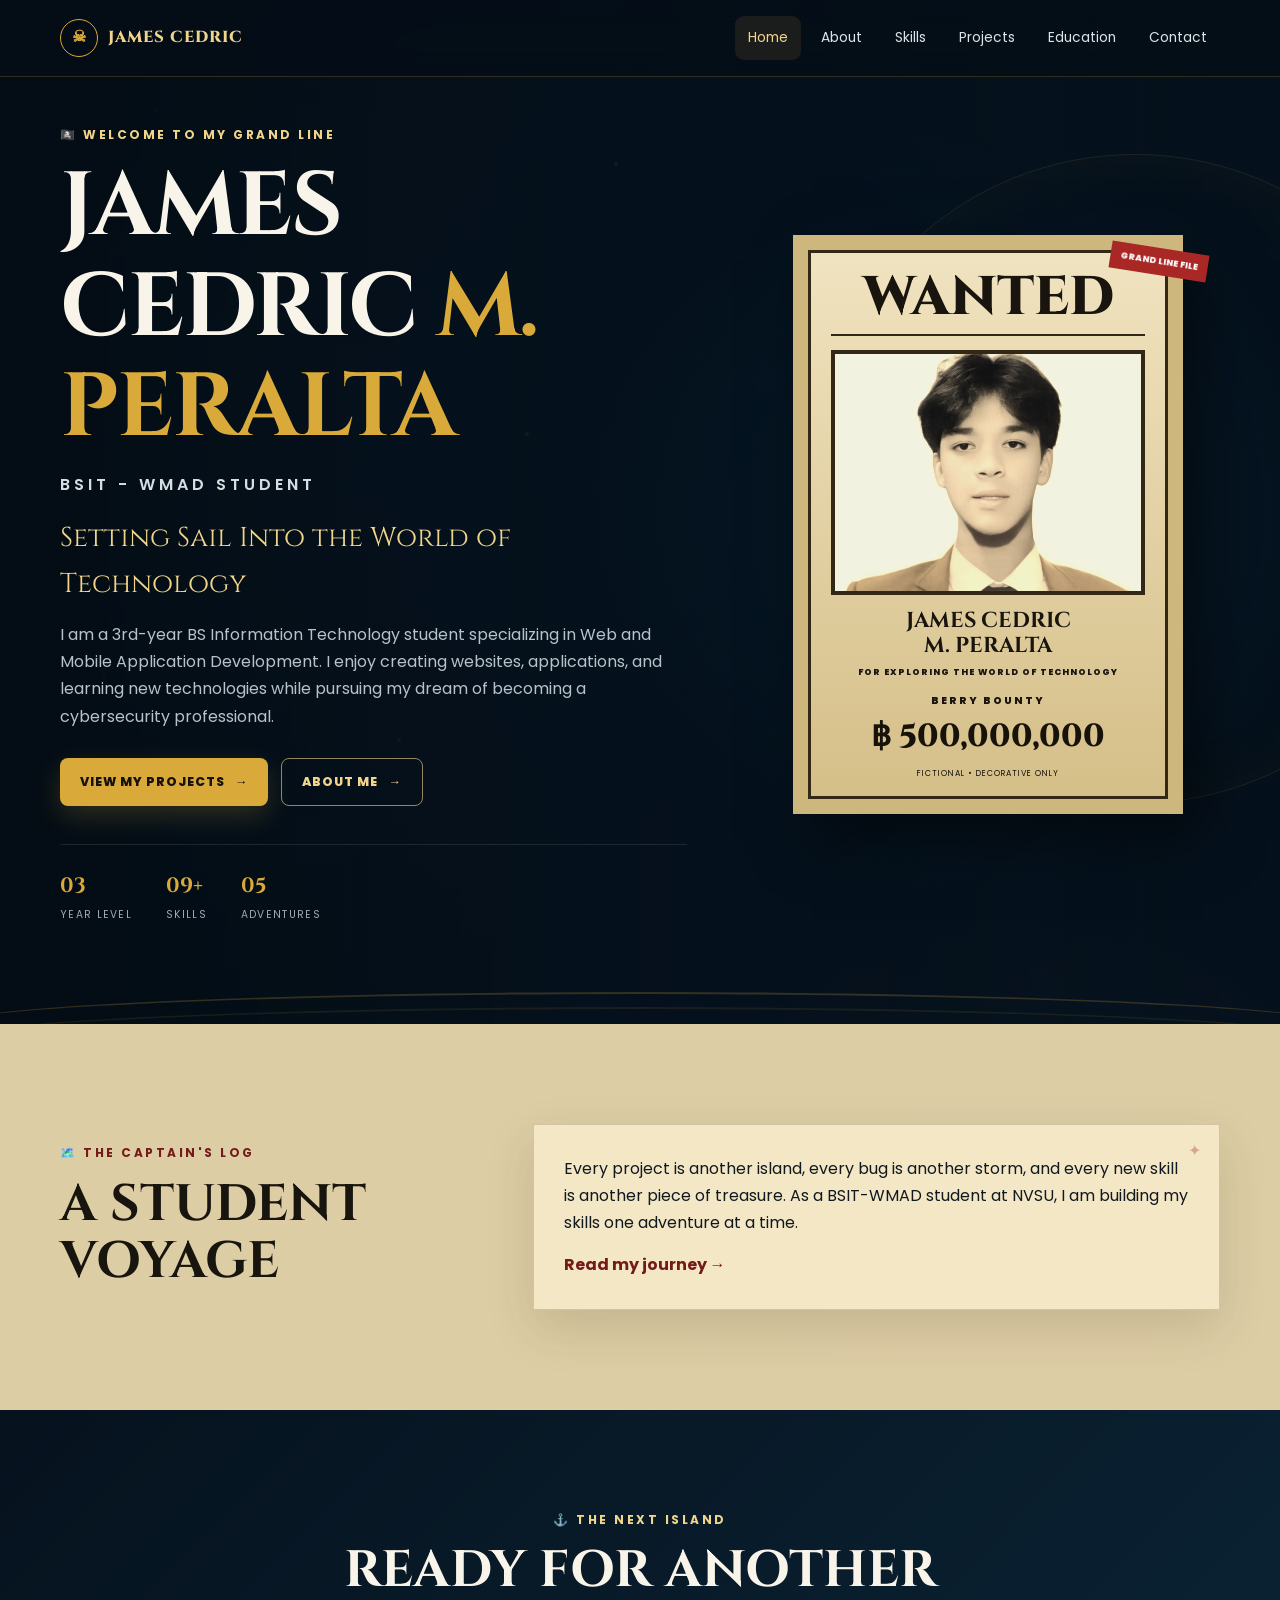
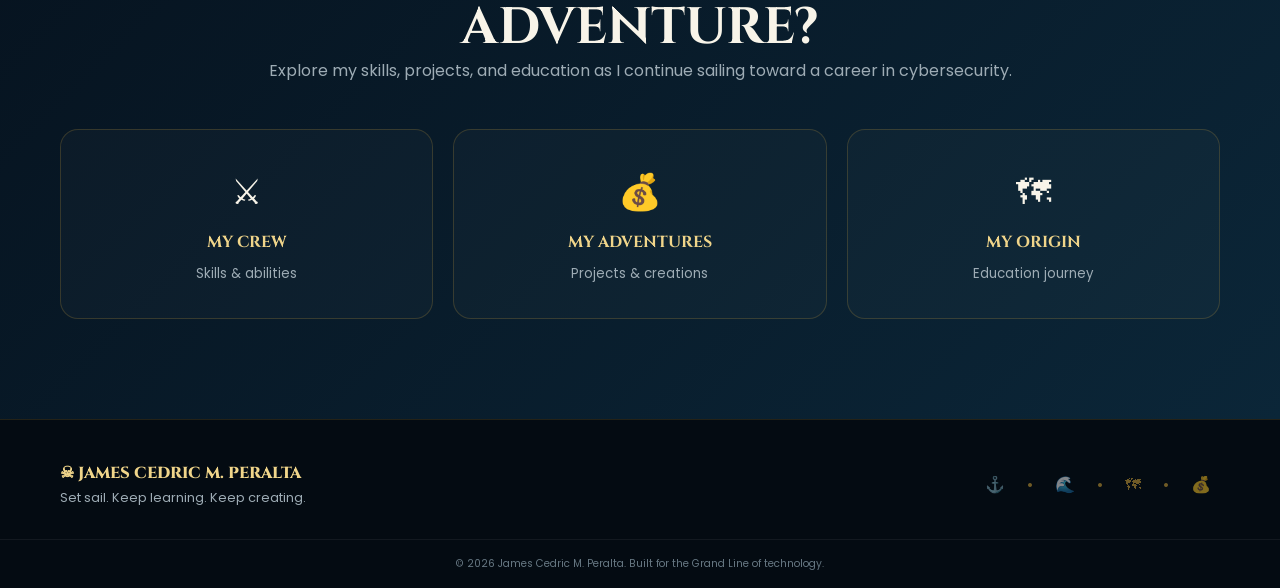
<file: index.html>
<!DOCTYPE html>
<html lang="en">
<head>
    <meta charset="UTF-8">
    <meta name="viewport" content="width=device-width, initial-scale=1.0">
    <meta name="description" content="James Cedric M. Peralta - BSIT WMAD student portfolio.">
    <title>James Cedric | Welcome to My Grand Line</title>
    <link rel="preconnect" href="https://fonts.googleapis.com">
    <link rel="preconnect" href="https://fonts.gstatic.com" crossorigin>
    <link href="https://fonts.googleapis.com/css2?family=Cinzel:wght@600;700;800&family=Poppins:wght@300;400;500;600;700&display=swap" rel="stylesheet">
    <link rel="stylesheet" href="css/style.css">
</head>
<body>
<div class="ocean-particles" aria-hidden="true">
    <span></span><span></span><span></span><span></span><span></span>
    <span></span><span></span><span></span><span></span><span></span>
</div>

<header class="site-header">
    <nav class="navbar container">
        <a class="brand" href="index.html" aria-label="James Cedric home">
            <span class="brand-icon">☠</span>
            <span>JAMES CEDRIC</span>
        </a>

        <button class="menu-toggle" type="button" aria-label="Open navigation" aria-expanded="false">
            <span></span><span></span><span></span>
        </button>

        <div class="nav-links">
                <a class="active" href="index.html">Home</a>
                <a class="" href="about.html">About</a>
                <a class="" href="skills.html">Skills</a>
                <a class="" href="projects.html">Projects</a>
                <a class="" href="education.html">Education</a>
                <a class="" href="contact.html">Contact</a>
        </div>
    </nav>
</header>

<main>

<section class="hero section" id="home">
    <div class="hero-map-glow"></div>
    <div class="container hero-grid">
        <div class="hero-copy reveal">
            <p class="eyebrow">🏴‍☠️ WELCOME TO MY GRAND LINE</p>
            <h1>JAMES CEDRIC <span>M. PERALTA</span></h1>
            <p class="hero-subtitle">BSIT - WMAD STUDENT</p>
            <p class="hero-tagline">Setting Sail Into the World of Technology</p>
            <p class="hero-description">
                I am a 3rd-year BS Information Technology student specializing in Web and Mobile Application Development.
                I enjoy creating websites, applications, and learning new technologies while pursuing my dream of becoming
                a cybersecurity professional.
            </p>
            <div class="button-row">
                <a class="btn btn-gold" href="projects.html">VIEW MY PROJECTS <span>→</span></a>
                <a class="btn btn-outline" href="about.html">ABOUT ME <span>→</span></a>
            </div>
            <div class="hero-stats">
                <div><strong>03</strong><span>YEAR LEVEL</span></div>
                <div><strong>09+</strong><span>SKILLS</span></div>
                <div><strong>05</strong><span>ADVENTURES</span></div>
            </div>
        </div>

        <div class="wanted-poster reveal delay-1">
            <div class="wanted-tape">GRAND LINE FILE</div>
            <div class="wanted-inner">
                <p class="wanted-title">WANTED</p>
                <div class="wanted-photo">
                    <img src="images/profile.jpg" alt="James Cedric M. Peralta profile photo">
                </div>
                <h2>JAMES CEDRIC<br>M. PERALTA</h2>
                <p class="wanted-small">FOR EXPLORING THE WORLD OF TECHNOLOGY</p>
                <div class="bounty-label">BERRY BOUNTY</div>
                <div class="bounty">฿ 500,000,000</div>
                <p class="wanted-note">FICTIONAL • DECORATIVE ONLY</p>
            </div>
        </div>
    </div>
    <div class="wave-line wave-one"></div>
    <div class="wave-line wave-two"></div>
</section>

<section class="section parchment-section" id="quick-about">
    <div class="container two-column">
        <div class="section-heading reveal">
            <p class="eyebrow dark-text">🗺️ THE CAPTAIN'S LOG</p>
            <h2>A STUDENT VOYAGE</h2>
        </div>
        <div class="journal-card reveal delay-1">
            <p>
                Every project is another island, every bug is another storm, and every new skill is another piece
                of treasure. As a BSIT-WMAD student at NVSU, I am building my skills one adventure at a time.
            </p>
            <a class="text-link" href="about.html">Read my journey →</a>
        </div>
    </div>
</section>

<section class="section dark-section">
    <div class="container">
        <div class="section-heading center reveal">
            <p class="eyebrow">⚓ THE NEXT ISLAND</p>
            <h2>READY FOR ANOTHER ADVENTURE?</h2>
            <p>Explore my skills, projects, and education as I continue sailing toward a career in cybersecurity.</p>
        </div>
        <div class="island-row">
            <a class="island-card reveal" href="skills.html"><span>⚔</span><strong>MY CREW</strong><small>Skills & abilities</small></a>
            <a class="island-card reveal delay-1" href="projects.html"><span>💰</span><strong>MY ADVENTURES</strong><small>Projects & creations</small></a>
            <a class="island-card reveal delay-2" href="education.html"><span>🗺</span><strong>MY ORIGIN</strong><small>Education journey</small></a>
        </div>
    </div>
</section>
</main>

<footer class="site-footer">
    <div class="container footer-content">
        <div>
            <div class="footer-brand">☠ JAMES CEDRIC M. PERALTA</div>
            <p>Set sail. Keep learning. Keep creating.</p>
        </div>
        <div class="footer-mark">⚓ • 🌊 • 🗺 • 💰</div>
    </div>
    <div class="footer-bottom">
        <p>© 2026 James Cedric M. Peralta. Built for the Grand Line of technology.</p>
    </div>
</footer>

<script src="js/script.js"></script>
</body>
</html>
</file>
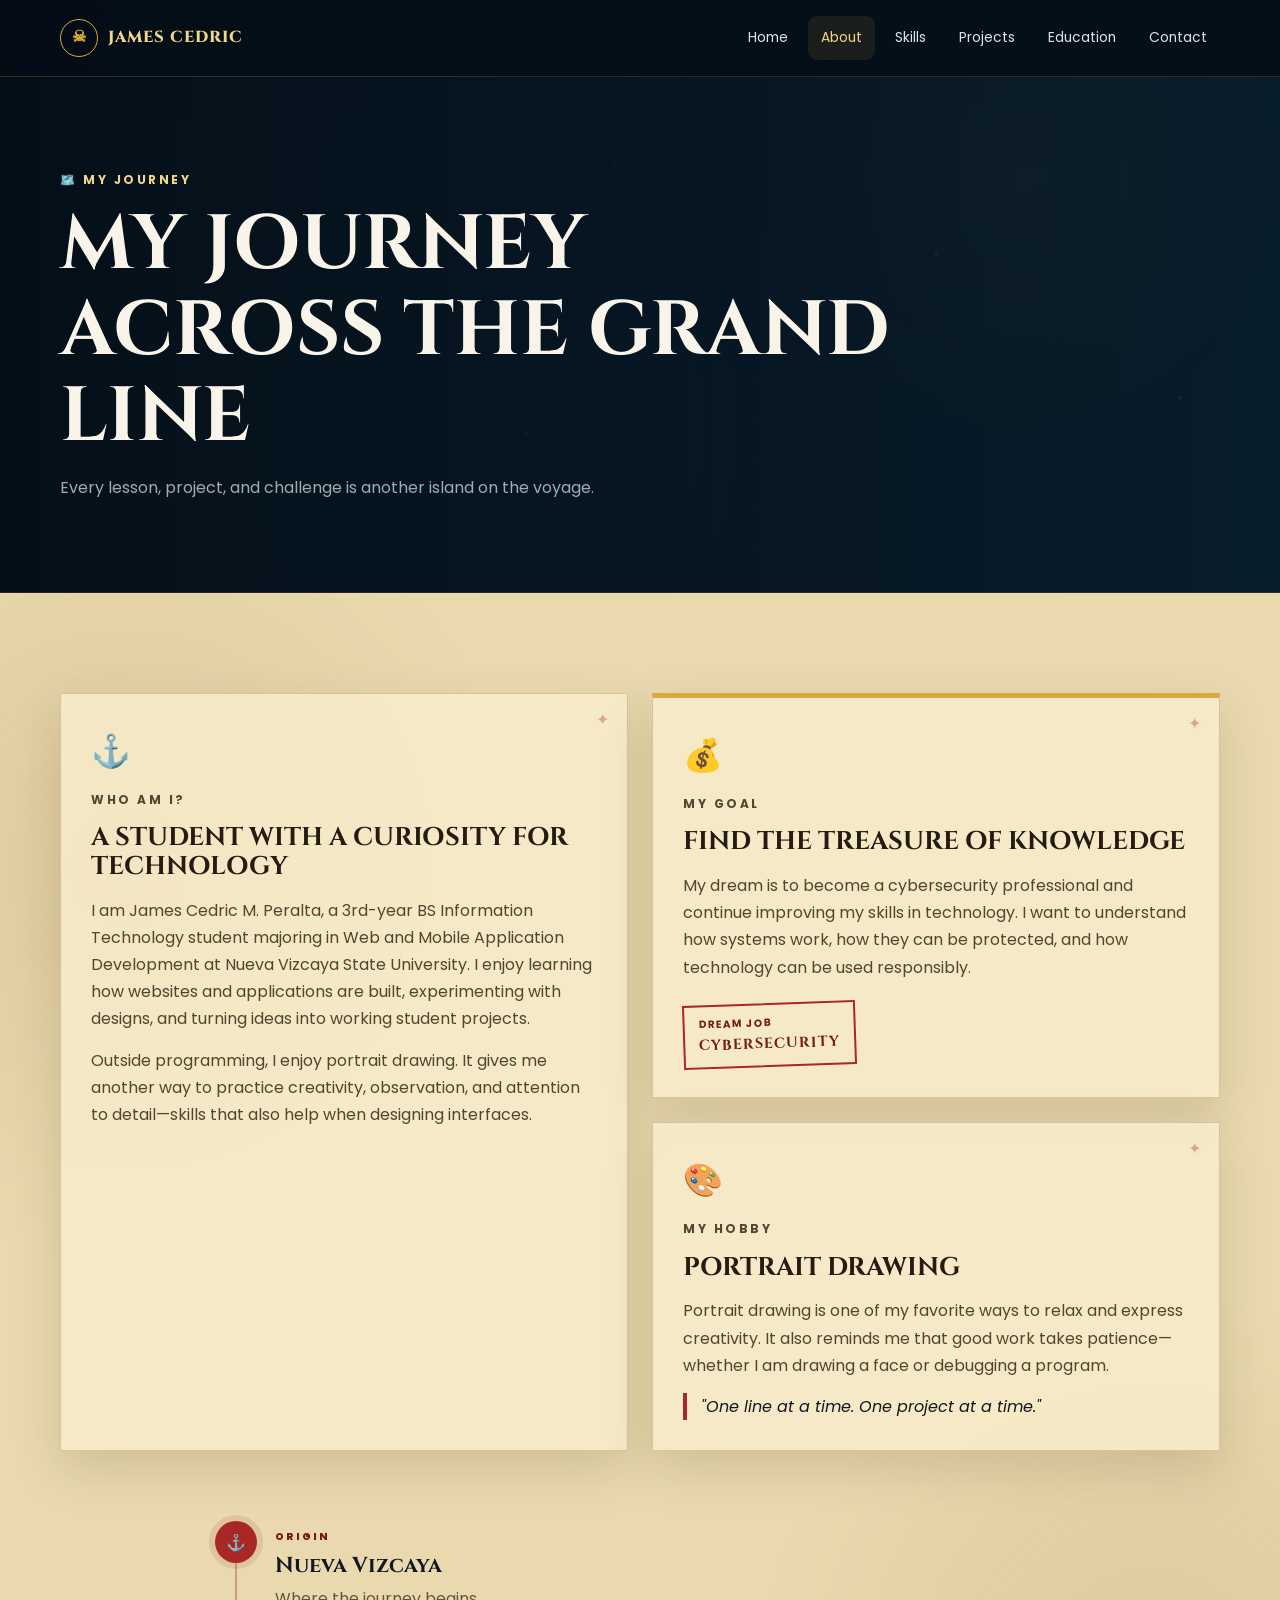
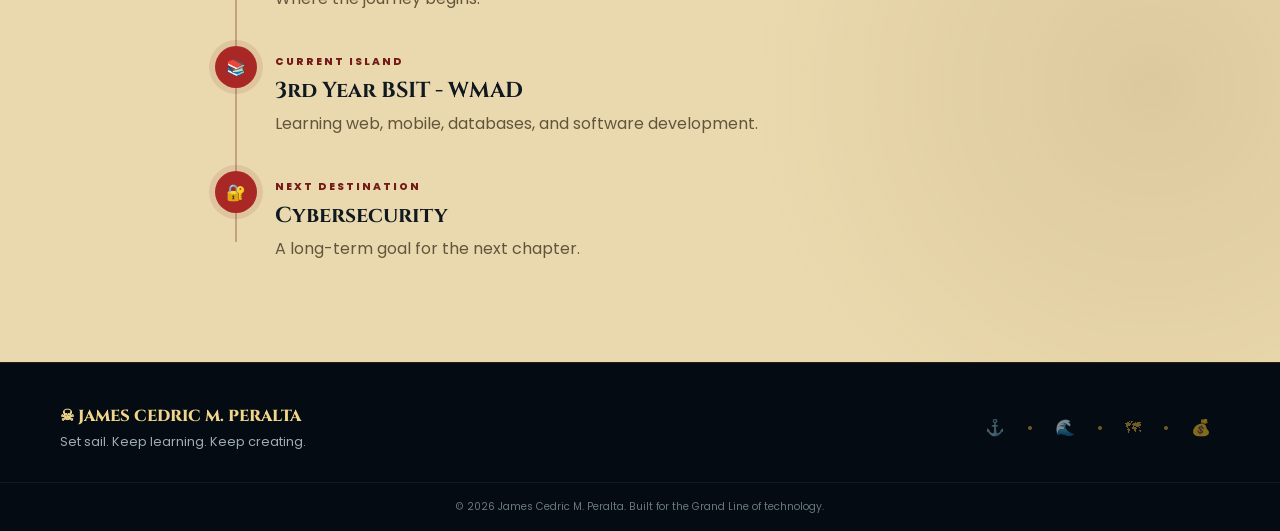
<file: about.html>
<!DOCTYPE html>
<html lang="en">
<head>
    <meta charset="UTF-8">
    <meta name="viewport" content="width=device-width, initial-scale=1.0">
    <meta name="description" content="James Cedric M. Peralta - BSIT WMAD student portfolio.">
    <title>About James | My Journey Across the Grand Line</title>
    <link rel="preconnect" href="https://fonts.googleapis.com">
    <link rel="preconnect" href="https://fonts.gstatic.com" crossorigin>
    <link href="https://fonts.googleapis.com/css2?family=Cinzel:wght@600;700;800&family=Poppins:wght@300;400;500;600;700&display=swap" rel="stylesheet">
    <link rel="stylesheet" href="css/style.css">
</head>
<body>
<div class="ocean-particles" aria-hidden="true">
    <span></span><span></span><span></span><span></span><span></span>
    <span></span><span></span><span></span><span></span><span></span>
</div>

<header class="site-header">
    <nav class="navbar container">
        <a class="brand" href="index.html" aria-label="James Cedric home">
            <span class="brand-icon">☠</span>
            <span>JAMES CEDRIC</span>
        </a>

        <button class="menu-toggle" type="button" aria-label="Open navigation" aria-expanded="false">
            <span></span><span></span><span></span>
        </button>

        <div class="nav-links">
                <a class="" href="index.html">Home</a>
                <a class="active" href="about.html">About</a>
                <a class="" href="skills.html">Skills</a>
                <a class="" href="projects.html">Projects</a>
                <a class="" href="education.html">Education</a>
                <a class="" href="contact.html">Contact</a>
        </div>
    </nav>
</header>

<main>

<section class="page-hero">
    <div class="container reveal">
        <p class="eyebrow">🗺️ MY JOURNEY</p>
        <h1>MY JOURNEY ACROSS THE GRAND LINE</h1>
        <p>Every lesson, project, and challenge is another island on the voyage.</p>
    </div>
</section>

<section class="section map-section">
    <div class="container">
        <div class="journey-grid">
            <article class="map-card reveal">
                <span class="map-pin">⚓</span>
                <p class="eyebrow dark-text">WHO AM I?</p>
                <h2>A STUDENT WITH A CURIOSITY FOR TECHNOLOGY</h2>
                <p>
                    I am James Cedric M. Peralta, a 3rd-year BS Information Technology student majoring in
                    Web and Mobile Application Development at Nueva Vizcaya State University. I enjoy learning
                    how websites and applications are built, experimenting with designs, and turning ideas into
                    working student projects.
                </p>
                <p>
                    Outside programming, I enjoy portrait drawing. It gives me another way to practice creativity,
                    observation, and attention to detail—skills that also help when designing interfaces.
                </p>
            </article>

            <article class="map-card treasure-card reveal delay-1">
                <span class="treasure-icon">💰</span>
                <p class="eyebrow dark-text">MY GOAL</p>
                <h2>FIND THE TREASURE OF KNOWLEDGE</h2>
                <p>
                    My dream is to become a cybersecurity professional and continue improving my skills in technology.
                    I want to understand how systems work, how they can be protected, and how technology can be used responsibly.
                </p>
                <div class="goal-stamp">DREAM JOB<br><strong>CYBERSECURITY</strong></div>
            </article>

            <article class="map-card reveal">
                <span class="map-pin">🎨</span>
                <p class="eyebrow dark-text">MY HOBBY</p>
                <h2>PORTRAIT DRAWING</h2>
                <p>
                    Portrait drawing is one of my favorite ways to relax and express creativity. It also reminds me
                    that good work takes patience—whether I am drawing a face or debugging a program.
                </p>
                <div class="quote-strip">"One line at a time. One project at a time."</div>
            </article>
        </div>

        <div class="timeline reveal">
            <div class="timeline-line"></div>
            <div class="timeline-item">
                <div class="timeline-dot">⚓</div>
                <div><span>ORIGIN</span><h3>Nueva Vizcaya</h3><p>Where the journey begins.</p></div>
            </div>
            <div class="timeline-item">
                <div class="timeline-dot">📚</div>
                <div><span>CURRENT ISLAND</span><h3>3rd Year BSIT - WMAD</h3><p>Learning web, mobile, databases, and software development.</p></div>
            </div>
            <div class="timeline-item">
                <div class="timeline-dot">🔐</div>
                <div><span>NEXT DESTINATION</span><h3>Cybersecurity</h3><p>A long-term goal for the next chapter.</p></div>
            </div>
        </div>
    </div>
</section>
</main>

<footer class="site-footer">
    <div class="container footer-content">
        <div>
            <div class="footer-brand">☠ JAMES CEDRIC M. PERALTA</div>
            <p>Set sail. Keep learning. Keep creating.</p>
        </div>
        <div class="footer-mark">⚓ • 🌊 • 🗺 • 💰</div>
    </div>
    <div class="footer-bottom">
        <p>© 2026 James Cedric M. Peralta. Built for the Grand Line of technology.</p>
    </div>
</footer>

<script src="js/script.js"></script>
</body>
</html>
</file>
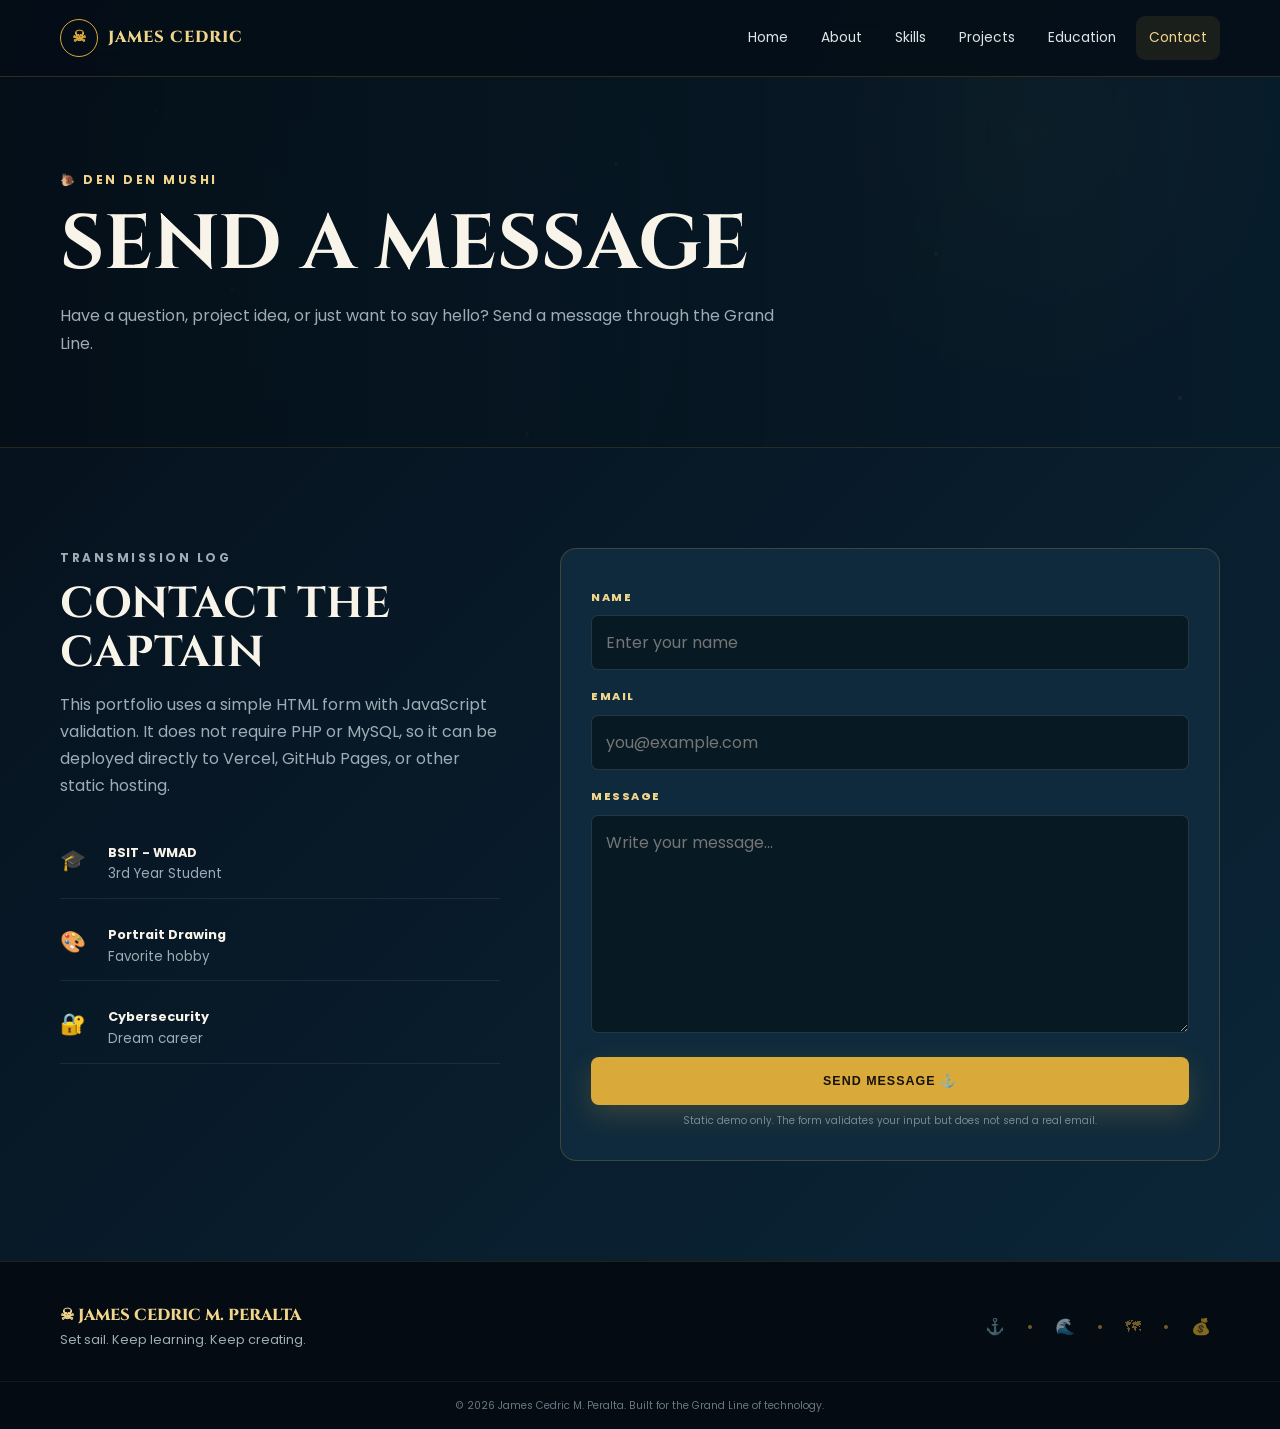
<file: contact.html>
<!DOCTYPE html>
<html lang="en">
<head>
    <meta charset="UTF-8">
    <meta name="viewport" content="width=device-width, initial-scale=1.0">
    <meta name="description" content="James Cedric M. Peralta - BSIT WMAD student portfolio.">
    <title>Contact | Send a Message</title>
    <link rel="preconnect" href="https://fonts.googleapis.com">
    <link rel="preconnect" href="https://fonts.gstatic.com" crossorigin>
    <link href="https://fonts.googleapis.com/css2?family=Cinzel:wght@600;700;800&family=Poppins:wght@300;400;500;600;700&display=swap" rel="stylesheet">
    <link rel="stylesheet" href="css/style.css">
</head>
<body>
<div class="ocean-particles" aria-hidden="true">
    <span></span><span></span><span></span><span></span><span></span>
    <span></span><span></span><span></span><span></span><span></span>
</div>

<header class="site-header">
    <nav class="navbar container">
        <a class="brand" href="index.html" aria-label="James Cedric home">
            <span class="brand-icon">☠</span>
            <span>JAMES CEDRIC</span>
        </a>

        <button class="menu-toggle" type="button" aria-label="Open navigation" aria-expanded="false">
            <span></span><span></span><span></span>
        </button>

        <div class="nav-links">
                <a class="" href="index.html">Home</a>
                <a class="" href="about.html">About</a>
                <a class="" href="skills.html">Skills</a>
                <a class="" href="projects.html">Projects</a>
                <a class="" href="education.html">Education</a>
                <a class="active" href="contact.html">Contact</a>
        </div>
    </nav>
</header>

<main>

<section class="page-hero">
    <div class="container reveal">
        <p class="eyebrow">🐌 DEN DEN MUSHI</p>
        <h1>SEND A MESSAGE</h1>
        <p>Have a question, project idea, or just want to say hello? Send a message through the Grand Line.</p>
    </div>
</section>

<section class="section dark-section">
    <div class="container contact-grid">
        <div class="contact-log reveal">
            <p class="eyebrow">TRANSMISSION LOG</p>
            <h2>CONTACT THE CAPTAIN</h2>
            <p>
                This portfolio uses a simple HTML form with JavaScript validation. It does not require PHP or MySQL,
                so it can be deployed directly to Vercel, GitHub Pages, or other static hosting.
            </p>
            <div class="contact-facts">
                <div><span>🎓</span><strong>BSIT - WMAD</strong><small>3rd Year Student</small></div>
                <div><span>🎨</span><strong>Portrait Drawing</strong><small>Favorite hobby</small></div>
                <div><span>🔐</span><strong>Cybersecurity</strong><small>Dream career</small></div>
            </div>
        </div>

        <div class="contact-shell reveal delay-1">
            <div class="alert success" id="formSuccess" hidden>Your message has reached the Grand Line! 🏴‍☠️</div>
            <div class="alert error" id="formError" hidden></div>

            <form id="contactForm" class="contact-form">
                <label for="name">NAME</label>
                <input type="text" id="name" name="name" maxlength="100" required placeholder="Enter your name">

                <label for="email">EMAIL</label>
                <input type="email" id="email" name="email" maxlength="150" required placeholder="you@example.com">

                <label for="message">MESSAGE</label>
                <textarea id="message" name="message" rows="7" maxlength="2000" required placeholder="Write your message..."></textarea>

                <button class="btn btn-gold full-width" type="submit">SEND MESSAGE ⚓</button>
                <p class="form-note">Static demo only. The form validates your input but does not send a real email.</p>
            </form>
        </div>
    </div>
</section>
</main>

<footer class="site-footer">
    <div class="container footer-content">
        <div>
            <div class="footer-brand">☠ JAMES CEDRIC M. PERALTA</div>
            <p>Set sail. Keep learning. Keep creating.</p>
        </div>
        <div class="footer-mark">⚓ • 🌊 • 🗺 • 💰</div>
    </div>
    <div class="footer-bottom">
        <p>© 2026 James Cedric M. Peralta. Built for the Grand Line of technology.</p>
    </div>
</footer>

<script src="js/script.js"></script>
</body>
</html>
</file>
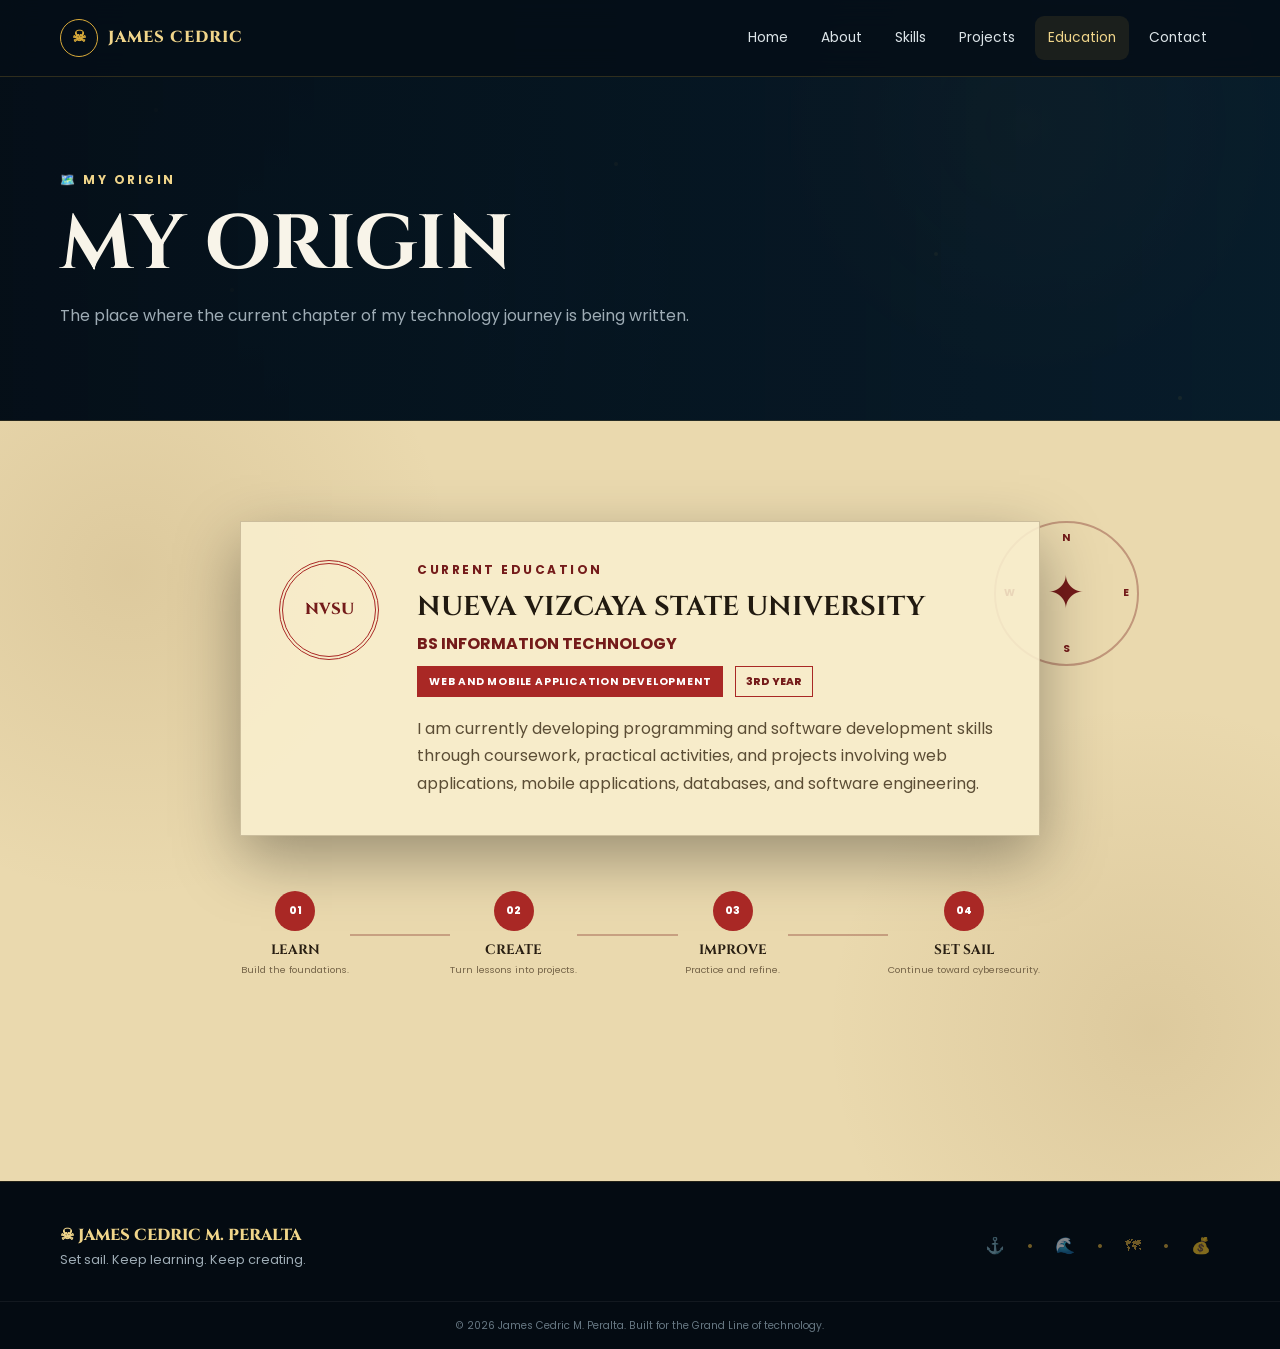
<file: education.html>
<!DOCTYPE html>
<html lang="en">
<head>
    <meta charset="UTF-8">
    <meta name="viewport" content="width=device-width, initial-scale=1.0">
    <meta name="description" content="James Cedric M. Peralta - BSIT WMAD student portfolio.">
    <title>Education | My Origin</title>
    <link rel="preconnect" href="https://fonts.googleapis.com">
    <link rel="preconnect" href="https://fonts.gstatic.com" crossorigin>
    <link href="https://fonts.googleapis.com/css2?family=Cinzel:wght@600;700;800&family=Poppins:wght@300;400;500;600;700&display=swap" rel="stylesheet">
    <link rel="stylesheet" href="css/style.css">
</head>
<body>
<div class="ocean-particles" aria-hidden="true">
    <span></span><span></span><span></span><span></span><span></span>
    <span></span><span></span><span></span><span></span><span></span>
</div>

<header class="site-header">
    <nav class="navbar container">
        <a class="brand" href="index.html" aria-label="James Cedric home">
            <span class="brand-icon">☠</span>
            <span>JAMES CEDRIC</span>
        </a>

        <button class="menu-toggle" type="button" aria-label="Open navigation" aria-expanded="false">
            <span></span><span></span><span></span>
        </button>

        <div class="nav-links">
                <a class="" href="index.html">Home</a>
                <a class="" href="about.html">About</a>
                <a class="" href="skills.html">Skills</a>
                <a class="" href="projects.html">Projects</a>
                <a class="active" href="education.html">Education</a>
                <a class="" href="contact.html">Contact</a>
        </div>
    </nav>
</header>

<main>

<section class="page-hero">
    <div class="container reveal">
        <p class="eyebrow">🗺️ MY ORIGIN</p>
        <h1>MY ORIGIN</h1>
        <p>The place where the current chapter of my technology journey is being written.</p>
    </div>
</section>

<section class="section map-section">
    <div class="container education-map">
        <div class="compass reveal">✦<span>N</span><i>E</i><b>S</b><em>W</em></div>
        <article class="education-card reveal delay-1">
            <div class="school-seal">NVSU</div>
            <div>
                <p class="eyebrow dark-text">CURRENT EDUCATION</p>
                <h2>NUEVA VIZCAYA STATE UNIVERSITY</h2>
                <h3>BS INFORMATION TECHNOLOGY</h3>
                <div class="major-ribbon">WEB AND MOBILE APPLICATION DEVELOPMENT</div>
                <div class="year-badge">3RD YEAR</div>
                <p>
                    I am currently developing programming and software development skills through coursework,
                    practical activities, and projects involving web applications, mobile applications, databases,
                    and software engineering.
                </p>
            </div>
        </article>

        <div class="education-route reveal">
            <div class="route-stop"><span>01</span><div><strong>LEARN</strong><small>Build the foundations.</small></div></div>
            <div class="route-line"></div>
            <div class="route-stop"><span>02</span><div><strong>CREATE</strong><small>Turn lessons into projects.</small></div></div>
            <div class="route-line"></div>
            <div class="route-stop"><span>03</span><div><strong>IMPROVE</strong><small>Practice and refine.</small></div></div>
            <div class="route-line"></div>
            <div class="route-stop"><span>04</span><div><strong>SET SAIL</strong><small>Continue toward cybersecurity.</small></div></div>
        </div>
    </div>
</section>
</main>

<footer class="site-footer">
    <div class="container footer-content">
        <div>
            <div class="footer-brand">☠ JAMES CEDRIC M. PERALTA</div>
            <p>Set sail. Keep learning. Keep creating.</p>
        </div>
        <div class="footer-mark">⚓ • 🌊 • 🗺 • 💰</div>
    </div>
    <div class="footer-bottom">
        <p>© 2026 James Cedric M. Peralta. Built for the Grand Line of technology.</p>
    </div>
</footer>

<script src="js/script.js"></script>
</body>
</html>
</file>
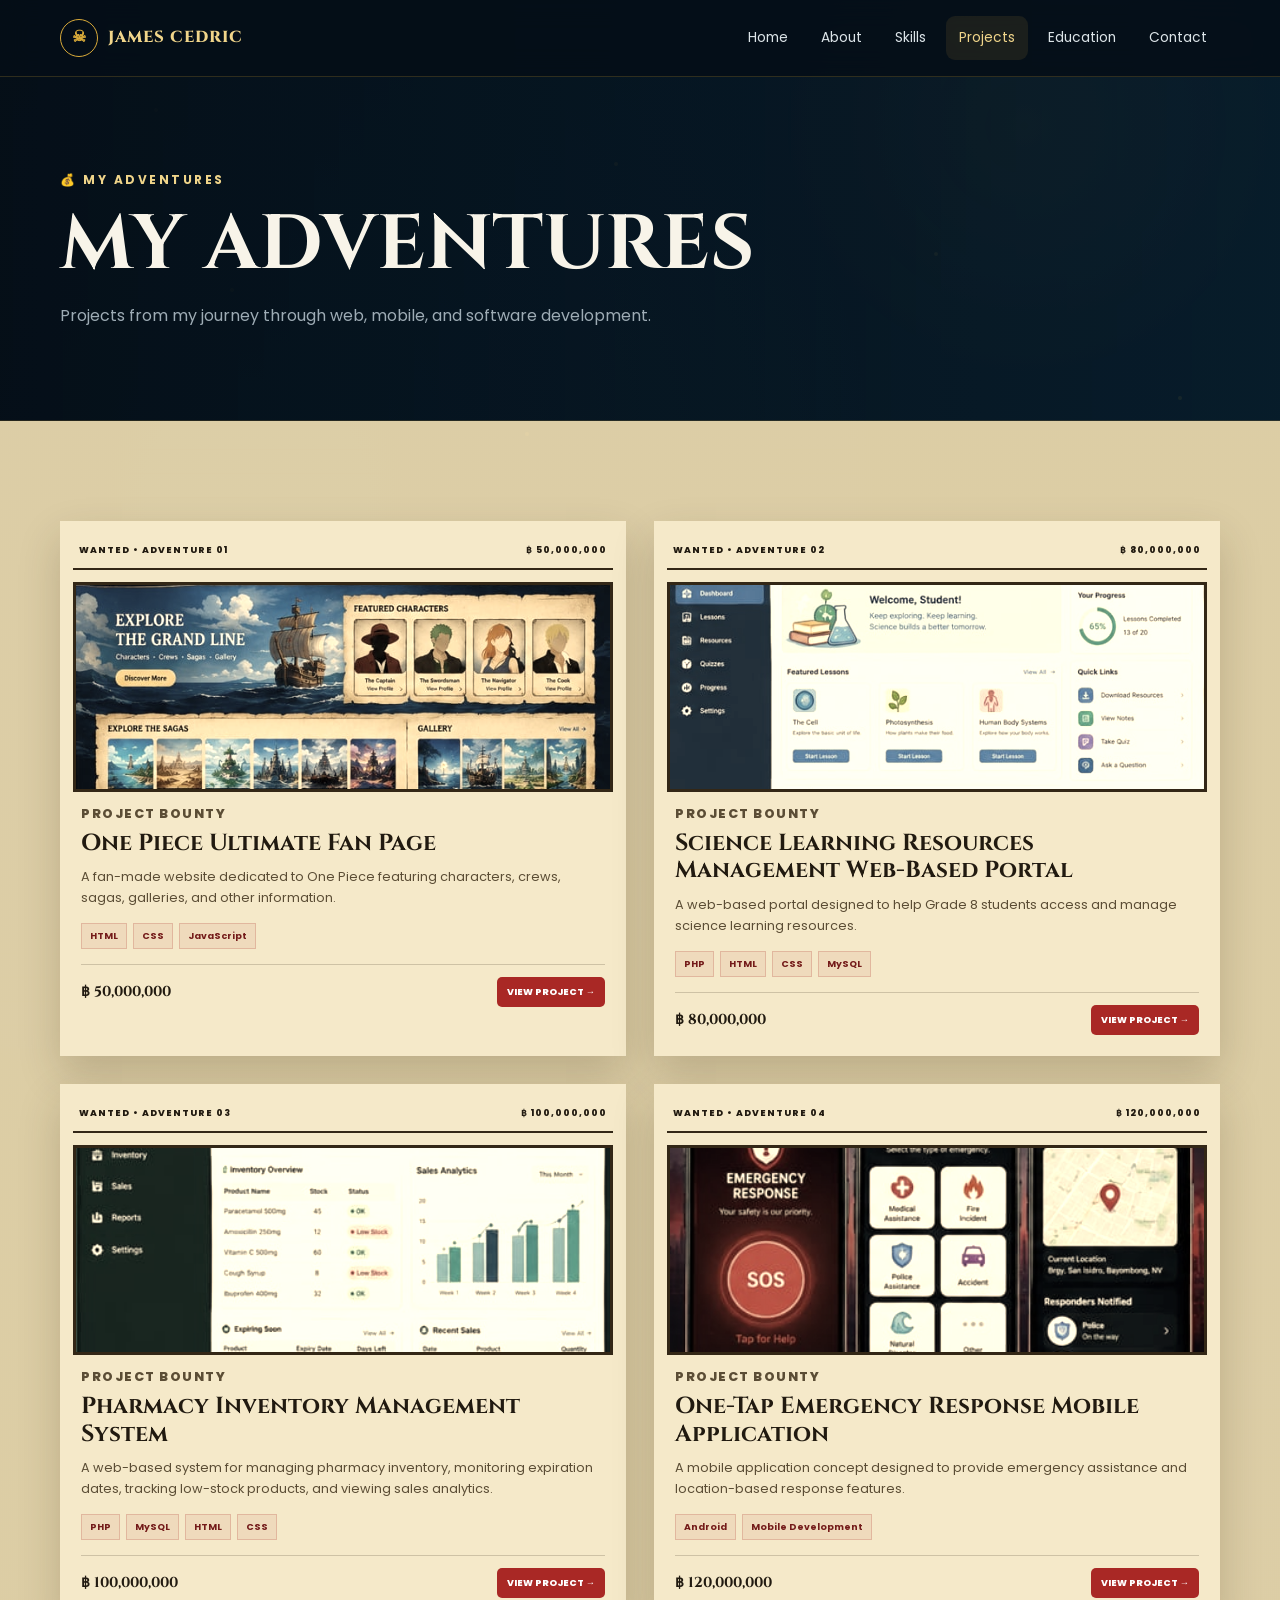
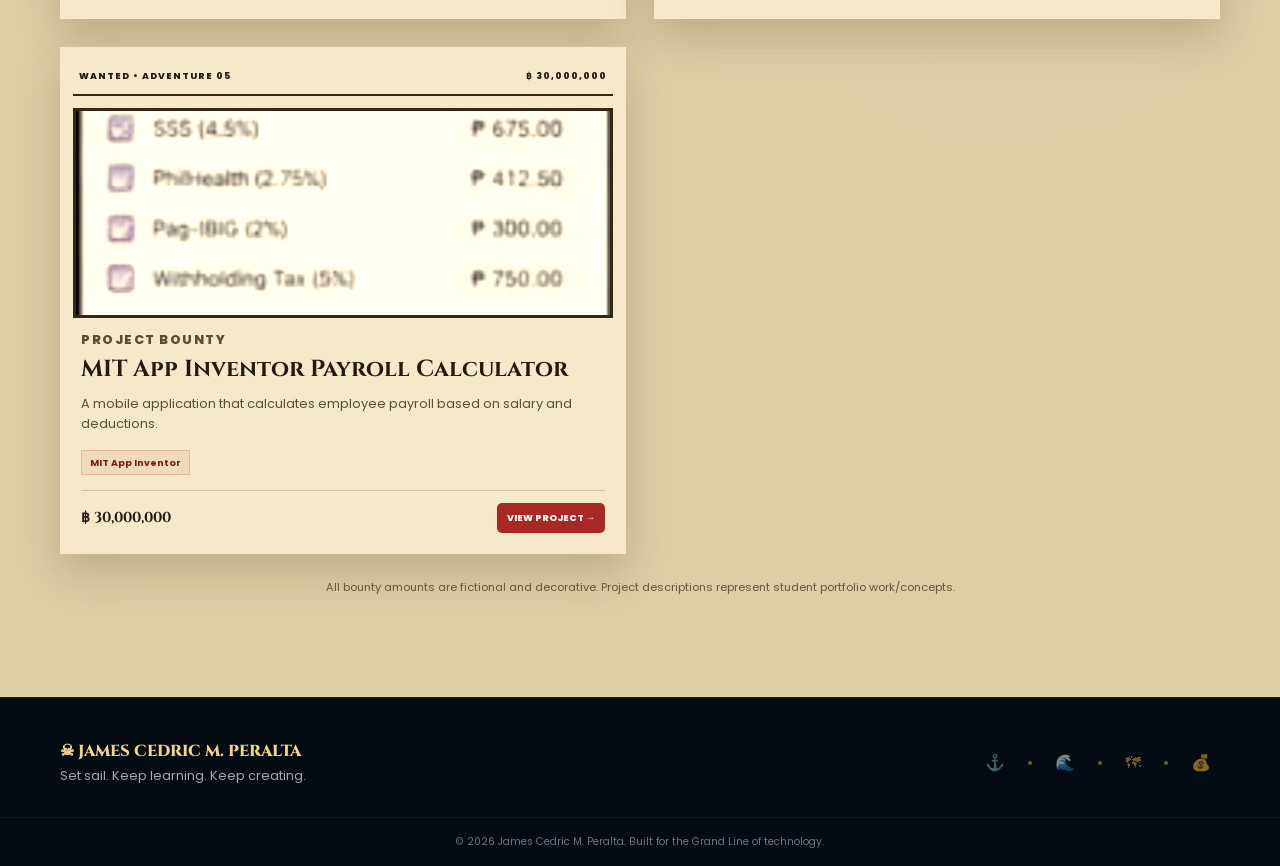
<file: projects.html>
<!DOCTYPE html>
<html lang="en">
<head>
    <meta charset="UTF-8">
    <meta name="viewport" content="width=device-width, initial-scale=1.0">
    <meta name="description" content="James Cedric M. Peralta - BSIT WMAD student portfolio.">
    <title>Projects | My Adventures</title>
    <link rel="preconnect" href="https://fonts.googleapis.com">
    <link rel="preconnect" href="https://fonts.gstatic.com" crossorigin>
    <link href="https://fonts.googleapis.com/css2?family=Cinzel:wght@600;700;800&family=Poppins:wght@300;400;500;600;700&display=swap" rel="stylesheet">
    <link rel="stylesheet" href="css/style.css">
</head>
<body>
<div class="ocean-particles" aria-hidden="true">
    <span></span><span></span><span></span><span></span><span></span>
    <span></span><span></span><span></span><span></span><span></span>
</div>

<header class="site-header">
    <nav class="navbar container">
        <a class="brand" href="index.html" aria-label="James Cedric home">
            <span class="brand-icon">☠</span>
            <span>JAMES CEDRIC</span>
        </a>

        <button class="menu-toggle" type="button" aria-label="Open navigation" aria-expanded="false">
            <span></span><span></span><span></span>
        </button>

        <div class="nav-links">
                <a class="" href="index.html">Home</a>
                <a class="" href="about.html">About</a>
                <a class="" href="skills.html">Skills</a>
                <a class="active" href="projects.html">Projects</a>
                <a class="" href="education.html">Education</a>
                <a class="" href="contact.html">Contact</a>
        </div>
    </nav>
</header>

<main>

<section class="page-hero">
    <div class="container reveal">
        <p class="eyebrow">💰 MY ADVENTURES</p>
        <h1>MY ADVENTURES</h1>
        <p>Projects from my journey through web, mobile, and software development.</p>
    </div>
</section>

<section class="section parchment-section">
    <div class="container">
        <div class="projects-grid">

                <article class="project-poster reveal">
                    <div class="poster-top">
                        <span>WANTED • ADVENTURE 01</span>
                        <span>฿ 50,000,000</span>
                    </div>
                    <div class="project-image">
                        <img src="images/project1.jpg" alt="One Piece Ultimate Fan Page project image">
                    </div>
                    <div class="poster-body">
                        <p class="poster-label">PROJECT BOUNTY</p>
                        <h2>One Piece Ultimate Fan Page</h2>
                        <p>A fan-made website dedicated to One Piece featuring characters, crews, sagas, galleries, and other information.</p>
                        <div class="tech-tags">
                            <span>HTML</span><span>CSS</span><span>JavaScript</span>
                        </div>
                        <div class="poster-footer">
                            <strong>฿ 50,000,000</strong>
                            <a href="contact.html" class="mini-btn">VIEW PROJECT →</a>
                        </div>
                    </div>
                </article>
                <article class="project-poster reveal">
                    <div class="poster-top">
                        <span>WANTED • ADVENTURE 02</span>
                        <span>฿ 80,000,000</span>
                    </div>
                    <div class="project-image">
                        <img src="images/project2.jpg" alt="Science Learning Resources Management Web-Based Portal project image">
                    </div>
                    <div class="poster-body">
                        <p class="poster-label">PROJECT BOUNTY</p>
                        <h2>Science Learning Resources Management Web-Based Portal</h2>
                        <p>A web-based portal designed to help Grade 8 students access and manage science learning resources.</p>
                        <div class="tech-tags">
                            <span>PHP</span><span>HTML</span><span>CSS</span><span>MySQL</span>
                        </div>
                        <div class="poster-footer">
                            <strong>฿ 80,000,000</strong>
                            <a href="contact.html" class="mini-btn">VIEW PROJECT →</a>
                        </div>
                    </div>
                </article>
                <article class="project-poster reveal">
                    <div class="poster-top">
                        <span>WANTED • ADVENTURE 03</span>
                        <span>฿ 100,000,000</span>
                    </div>
                    <div class="project-image">
                        <img src="images/project3.jpg" alt="Pharmacy Inventory Management System project image">
                    </div>
                    <div class="poster-body">
                        <p class="poster-label">PROJECT BOUNTY</p>
                        <h2>Pharmacy Inventory Management System</h2>
                        <p>A web-based system for managing pharmacy inventory, monitoring expiration dates, tracking low-stock products, and viewing sales analytics.</p>
                        <div class="tech-tags">
                            <span>PHP</span><span>MySQL</span><span>HTML</span><span>CSS</span>
                        </div>
                        <div class="poster-footer">
                            <strong>฿ 100,000,000</strong>
                            <a href="contact.html" class="mini-btn">VIEW PROJECT →</a>
                        </div>
                    </div>
                </article>
                <article class="project-poster reveal">
                    <div class="poster-top">
                        <span>WANTED • ADVENTURE 04</span>
                        <span>฿ 120,000,000</span>
                    </div>
                    <div class="project-image">
                        <img src="images/project4.jpg" alt="One-Tap Emergency Response Mobile Application project image">
                    </div>
                    <div class="poster-body">
                        <p class="poster-label">PROJECT BOUNTY</p>
                        <h2>One-Tap Emergency Response Mobile Application</h2>
                        <p>A mobile application concept designed to provide emergency assistance and location-based response features.</p>
                        <div class="tech-tags">
                            <span>Android</span><span>Mobile Development</span>
                        </div>
                        <div class="poster-footer">
                            <strong>฿ 120,000,000</strong>
                            <a href="contact.html" class="mini-btn">VIEW PROJECT →</a>
                        </div>
                    </div>
                </article>
                <article class="project-poster reveal">
                    <div class="poster-top">
                        <span>WANTED • ADVENTURE 05</span>
                        <span>฿ 30,000,000</span>
                    </div>
                    <div class="project-image">
                        <img src="images/project5.jpg" alt="MIT App Inventor Payroll Calculator project image">
                    </div>
                    <div class="poster-body">
                        <p class="poster-label">PROJECT BOUNTY</p>
                        <h2>MIT App Inventor Payroll Calculator</h2>
                        <p>A mobile application that calculates employee payroll based on salary and deductions.</p>
                        <div class="tech-tags">
                            <span>MIT App Inventor</span>
                        </div>
                        <div class="poster-footer">
                            <strong>฿ 30,000,000</strong>
                            <a href="contact.html" class="mini-btn">VIEW PROJECT →</a>
                        </div>
                    </div>
                </article>
        </div>
        <p class="decorative-note">All bounty amounts are fictional and decorative. Project descriptions represent student portfolio work/concepts.</p>
    </div>
</section>
</main>

<footer class="site-footer">
    <div class="container footer-content">
        <div>
            <div class="footer-brand">☠ JAMES CEDRIC M. PERALTA</div>
            <p>Set sail. Keep learning. Keep creating.</p>
        </div>
        <div class="footer-mark">⚓ • 🌊 • 🗺 • 💰</div>
    </div>
    <div class="footer-bottom">
        <p>© 2026 James Cedric M. Peralta. Built for the Grand Line of technology.</p>
    </div>
</footer>

<script src="js/script.js"></script>
</body>
</html>
</file>
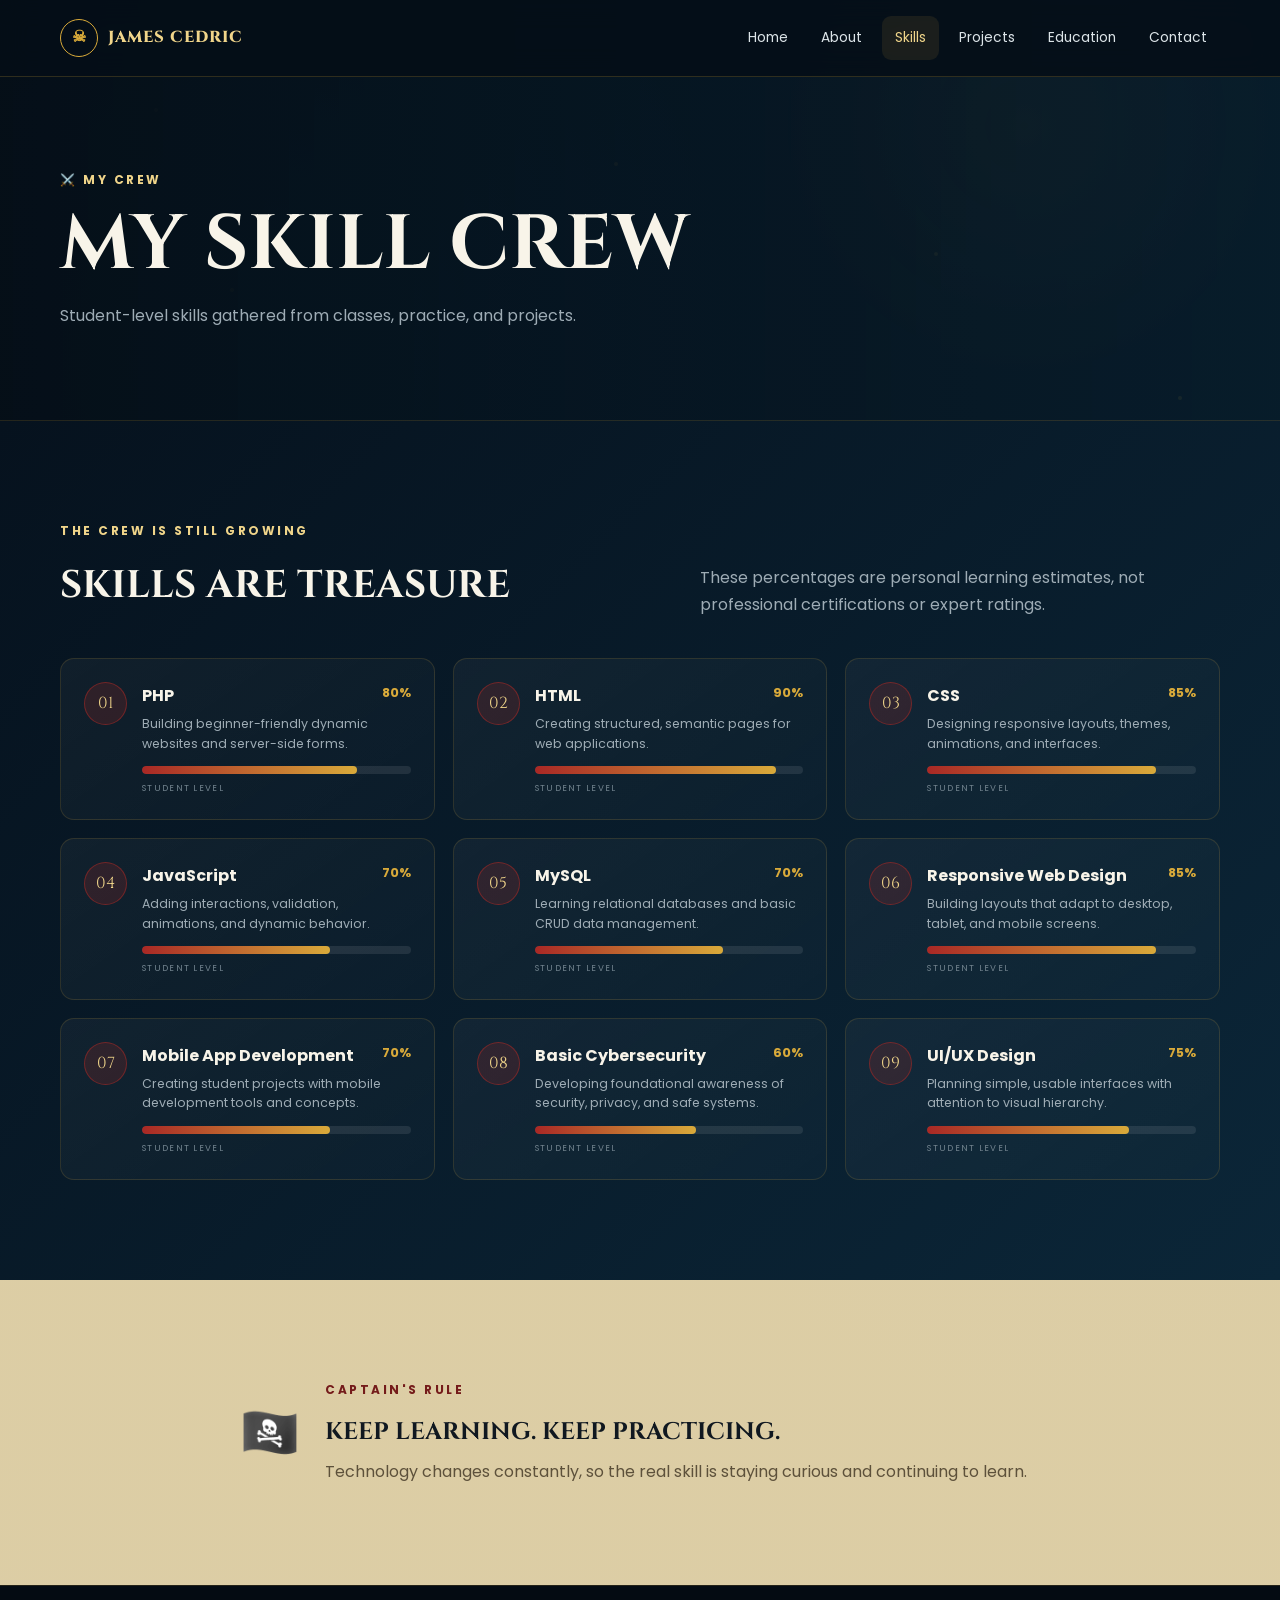
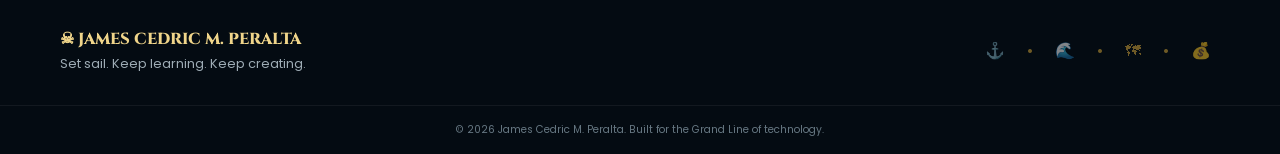
<file: skills.html>
<!DOCTYPE html>
<html lang="en">
<head>
    <meta charset="UTF-8">
    <meta name="viewport" content="width=device-width, initial-scale=1.0">
    <meta name="description" content="James Cedric M. Peralta - BSIT WMAD student portfolio.">
    <title>Skills | My Skill Crew</title>
    <link rel="preconnect" href="https://fonts.googleapis.com">
    <link rel="preconnect" href="https://fonts.gstatic.com" crossorigin>
    <link href="https://fonts.googleapis.com/css2?family=Cinzel:wght@600;700;800&family=Poppins:wght@300;400;500;600;700&display=swap" rel="stylesheet">
    <link rel="stylesheet" href="css/style.css">
</head>
<body>
<div class="ocean-particles" aria-hidden="true">
    <span></span><span></span><span></span><span></span><span></span>
    <span></span><span></span><span></span><span></span><span></span>
</div>

<header class="site-header">
    <nav class="navbar container">
        <a class="brand" href="index.html" aria-label="James Cedric home">
            <span class="brand-icon">☠</span>
            <span>JAMES CEDRIC</span>
        </a>

        <button class="menu-toggle" type="button" aria-label="Open navigation" aria-expanded="false">
            <span></span><span></span><span></span>
        </button>

        <div class="nav-links">
                <a class="" href="index.html">Home</a>
                <a class="" href="about.html">About</a>
                <a class="active" href="skills.html">Skills</a>
                <a class="" href="projects.html">Projects</a>
                <a class="" href="education.html">Education</a>
                <a class="" href="contact.html">Contact</a>
        </div>
    </nav>
</header>

<main>

<section class="page-hero">
    <div class="container reveal">
        <p class="eyebrow">⚔️ MY CREW</p>
        <h1>MY SKILL CREW</h1>
        <p>Student-level skills gathered from classes, practice, and projects.</p>
    </div>
</section>

<section class="section dark-section">
    <div class="container">
        <div class="crew-intro reveal">
            <div>
                <p class="eyebrow">THE CREW IS STILL GROWING</p>
                <h2>SKILLS ARE TREASURE</h2>
            </div>
            <p>These percentages are personal learning estimates, not professional certifications or expert ratings.</p>
        </div>

        <div class="skills-grid">

            <article class="skill-card reveal" style="--delay: 0.0s;">
                <div class="crew-badge">01</div>
                <div class="skill-content">
                    <div class="skill-title-row">
                        <h3>PHP</h3>
                        <strong>80%</strong>
                    </div>
                    <p>Building beginner-friendly dynamic websites and server-side forms.</p>
                    <div class="progress-track">
                        <div class="progress-bar" data-progress="80"></div>
                    </div>
                    <span class="student-level">STUDENT LEVEL</span>
                </div>
            </article>
            <article class="skill-card reveal" style="--delay: 0.08s;">
                <div class="crew-badge">02</div>
                <div class="skill-content">
                    <div class="skill-title-row">
                        <h3>HTML</h3>
                        <strong>90%</strong>
                    </div>
                    <p>Creating structured, semantic pages for web applications.</p>
                    <div class="progress-track">
                        <div class="progress-bar" data-progress="90"></div>
                    </div>
                    <span class="student-level">STUDENT LEVEL</span>
                </div>
            </article>
            <article class="skill-card reveal" style="--delay: 0.16s;">
                <div class="crew-badge">03</div>
                <div class="skill-content">
                    <div class="skill-title-row">
                        <h3>CSS</h3>
                        <strong>85%</strong>
                    </div>
                    <p>Designing responsive layouts, themes, animations, and interfaces.</p>
                    <div class="progress-track">
                        <div class="progress-bar" data-progress="85"></div>
                    </div>
                    <span class="student-level">STUDENT LEVEL</span>
                </div>
            </article>
            <article class="skill-card reveal" style="--delay: 0.24s;">
                <div class="crew-badge">04</div>
                <div class="skill-content">
                    <div class="skill-title-row">
                        <h3>JavaScript</h3>
                        <strong>70%</strong>
                    </div>
                    <p>Adding interactions, validation, animations, and dynamic behavior.</p>
                    <div class="progress-track">
                        <div class="progress-bar" data-progress="70"></div>
                    </div>
                    <span class="student-level">STUDENT LEVEL</span>
                </div>
            </article>
            <article class="skill-card reveal" style="--delay: 0.32s;">
                <div class="crew-badge">05</div>
                <div class="skill-content">
                    <div class="skill-title-row">
                        <h3>MySQL</h3>
                        <strong>70%</strong>
                    </div>
                    <p>Learning relational databases and basic CRUD data management.</p>
                    <div class="progress-track">
                        <div class="progress-bar" data-progress="70"></div>
                    </div>
                    <span class="student-level">STUDENT LEVEL</span>
                </div>
            </article>
            <article class="skill-card reveal" style="--delay: 0.0s;">
                <div class="crew-badge">06</div>
                <div class="skill-content">
                    <div class="skill-title-row">
                        <h3>Responsive Web Design</h3>
                        <strong>85%</strong>
                    </div>
                    <p>Building layouts that adapt to desktop, tablet, and mobile screens.</p>
                    <div class="progress-track">
                        <div class="progress-bar" data-progress="85"></div>
                    </div>
                    <span class="student-level">STUDENT LEVEL</span>
                </div>
            </article>
            <article class="skill-card reveal" style="--delay: 0.08s;">
                <div class="crew-badge">07</div>
                <div class="skill-content">
                    <div class="skill-title-row">
                        <h3>Mobile App Development</h3>
                        <strong>70%</strong>
                    </div>
                    <p>Creating student projects with mobile development tools and concepts.</p>
                    <div class="progress-track">
                        <div class="progress-bar" data-progress="70"></div>
                    </div>
                    <span class="student-level">STUDENT LEVEL</span>
                </div>
            </article>
            <article class="skill-card reveal" style="--delay: 0.16s;">
                <div class="crew-badge">08</div>
                <div class="skill-content">
                    <div class="skill-title-row">
                        <h3>Basic Cybersecurity</h3>
                        <strong>60%</strong>
                    </div>
                    <p>Developing foundational awareness of security, privacy, and safe systems.</p>
                    <div class="progress-track">
                        <div class="progress-bar" data-progress="60"></div>
                    </div>
                    <span class="student-level">STUDENT LEVEL</span>
                </div>
            </article>
            <article class="skill-card reveal" style="--delay: 0.24s;">
                <div class="crew-badge">09</div>
                <div class="skill-content">
                    <div class="skill-title-row">
                        <h3>UI/UX Design</h3>
                        <strong>75%</strong>
                    </div>
                    <p>Planning simple, usable interfaces with attention to visual hierarchy.</p>
                    <div class="progress-track">
                        <div class="progress-bar" data-progress="75"></div>
                    </div>
                    <span class="student-level">STUDENT LEVEL</span>
                </div>
            </article>
        </div>
    </div>
</section>

<section class="section parchment-section">
    <div class="container learning-banner reveal">
        <span>🏴‍☠️</span>
        <div>
            <p class="eyebrow dark-text">CAPTAIN'S RULE</p>
            <h2>KEEP LEARNING. KEEP PRACTICING.</h2>
            <p>Technology changes constantly, so the real skill is staying curious and continuing to learn.</p>
        </div>
    </div>
</section>
</main>

<footer class="site-footer">
    <div class="container footer-content">
        <div>
            <div class="footer-brand">☠ JAMES CEDRIC M. PERALTA</div>
            <p>Set sail. Keep learning. Keep creating.</p>
        </div>
        <div class="footer-mark">⚓ • 🌊 • 🗺 • 💰</div>
    </div>
    <div class="footer-bottom">
        <p>© 2026 James Cedric M. Peralta. Built for the Grand Line of technology.</p>
    </div>
</footer>

<script src="js/script.js"></script>
</body>
</html>
</file>
<file: css/style.css>
:root {
    --navy: #07131f;
    --ocean: #0b2435;
    --ocean-2: #102f43;
    --ink: #101820;
    --white: #f8f4e9;
    --gold: #d9aa3a;
    --gold-light: #f0d58a;
    --red: #a92825;
    --red-dark: #741b1a;
    --paper: #ead9ae;
    --paper-light: #f5e9c9;
    --paper-dark: #b99c62;
    --muted: #9eacb5;
    --shadow: 0 22px 60px rgba(0,0,0,.35);
    --radius: 18px;
    --max: 1160px;
}

* { box-sizing: border-box; margin: 0; padding: 0; }

html { scroll-behavior: smooth; }

body {
    font-family: "Poppins", sans-serif;
    background:
        radial-gradient(circle at 20% 20%, rgba(30,91,125,.22), transparent 28%),
        radial-gradient(circle at 80% 60%, rgba(217,170,58,.08), transparent 24%),
        var(--navy);
    color: var(--white);
    line-height: 1.7;
    overflow-x: hidden;
}

body::before {
    content: "";
    position: fixed;
    inset: 0;
    pointer-events: none;
    opacity: .07;
    background-image:
        linear-gradient(90deg, rgba(255,255,255,.08) 1px, transparent 1px),
        linear-gradient(rgba(255,255,255,.08) 1px, transparent 1px);
    background-size: 42px 42px;
    z-index: -2;
}

a { color: inherit; text-decoration: none; }

img { max-width: 100%; display: block; }

.container { width: min(var(--max), calc(100% - 40px)); margin-inline: auto; }

.site-header {
    position: fixed;
    top: 0; left: 0; right: 0;
    z-index: 1000;
    background: rgba(5,14,23,.88);
    backdrop-filter: blur(14px);
    border-bottom: 1px solid rgba(217,170,58,.2);
}

.navbar {
    min-height: 76px;
    display: flex;
    align-items: center;
    justify-content: space-between;
    gap: 30px;
}

.brand {
    display: flex;
    align-items: center;
    gap: 10px;
    font-family: "Cinzel", serif;
    font-weight: 800;
    letter-spacing: 1px;
    color: var(--gold-light);
}

.brand-icon {
    width: 38px; height: 38px;
    display: grid; place-items: center;
    border: 1px solid var(--gold);
    border-radius: 50%;
    color: var(--gold);
}

.nav-links { display: flex; align-items: center; gap: 7px; }

.nav-links a {
    padding: 10px 13px;
    color: #dce4e8;
    font-size: .86rem;
    border-radius: 9px;
    transition: .25s ease;
}

.nav-links a:hover, .nav-links a.active {
    color: var(--gold-light);
    background: rgba(217,170,58,.1);
}

.menu-toggle {
    display: none;
    width: 42px; height: 42px;
    border: 1px solid rgba(217,170,58,.35);
    background: transparent;
    border-radius: 8px;
    cursor: pointer;
}

.menu-toggle span {
    display: block; width: 20px; height: 2px;
    background: var(--gold);
    margin: 4px auto;
}

.section { position: relative; padding: 100px 0; }

.hero {
    min-height: 100vh;
    display: flex;
    align-items: center;
    padding-top: 125px;
    background:
        linear-gradient(90deg, rgba(4,12,20,.96) 0%, rgba(4,16,27,.82) 47%, rgba(4,16,27,.58) 100%),
        radial-gradient(circle at 75% 50%, rgba(16,75,106,.55), transparent 35%);
}

.hero-map-glow {
    position: absolute;
    width: 650px; height: 650px;
    right: -180px; top: 15%;
    border: 1px solid rgba(217,170,58,.12);
    border-radius: 50%;
    box-shadow: inset 0 0 80px rgba(217,170,58,.04);
}

.hero-grid {
    display: grid;
    grid-template-columns: 1.15fr .85fr;
    align-items: center;
    gap: 70px;
}

.eyebrow {
    color: var(--gold-light);
    font-size: .75rem;
    font-weight: 700;
    letter-spacing: 2.5px;
    margin-bottom: 12px;
}

.dark-text { color: var(--red-dark); }

.hero h1, .page-hero h1, .section-heading h2, .map-card h2, .education-card h2, .contact-log h2 {
    font-family: "Cinzel", serif;
    line-height: 1.12;
}

.hero h1 {
    font-size: clamp(2.8rem, 7vw, 5.9rem);
    letter-spacing: -2px;
    max-width: 850px;
}

.hero h1 span { color: var(--gold); }

.hero-subtitle {
    margin-top: 13px;
    color: #d5dee2;
    font-weight: 600;
    letter-spacing: 4px;
}

.hero-tagline {
    font-family: "Cinzel", serif;
    color: var(--gold-light);
    font-size: clamp(1.15rem, 2.4vw, 1.7rem);
    margin: 16px 0 14px;
}

.hero-description { max-width: 690px; color: #b6c3ca; }

.button-row { display: flex; flex-wrap: wrap; gap: 13px; margin-top: 28px; }

.btn {
    display: inline-flex;
    justify-content: center;
    align-items: center;
    gap: 10px;
    min-height: 48px;
    padding: 12px 20px;
    border-radius: 8px;
    font-size: .78rem;
    font-weight: 800;
    letter-spacing: 1px;
    transition: transform .25s ease, box-shadow .25s ease, background .25s ease;
}

.btn:hover { transform: translateY(-3px); }

.btn-gold {
    color: #17120a;
    background: var(--gold);
    box-shadow: 0 10px 28px rgba(217,170,58,.2);
}

.btn-gold:hover { background: var(--gold-light); }

.btn-outline {
    border: 1px solid rgba(240,213,138,.6);
    color: var(--gold-light);
}

.btn-outline:hover { background: rgba(217,170,58,.1); }

.hero-stats {
    display: flex; gap: 34px;
    margin-top: 38px;
    padding-top: 24px;
    border-top: 1px solid rgba(255,255,255,.1);
}

.hero-stats div { display: grid; gap: 2px; }
.hero-stats strong { color: var(--gold); font-size: 1.3rem; font-family: "Cinzel", serif; }
.hero-stats span { font-size: .65rem; color: var(--muted); letter-spacing: 1.3px; }

.wanted-poster {
    width: min(390px, 100%);
    justify-self: center;
    transform: rotate(1.3deg);
    padding: 15px;
    background: #cdb77d;
    color: #19140e;
    box-shadow: 20px 25px 55px rgba(0,0,0,.5);
    position: relative;
}

.wanted-inner {
    border: 3px solid #332716;
    padding: 18px 20px 15px;
    text-align: center;
    background: linear-gradient(rgba(245,233,201,.88), rgba(214,192,138,.9));
}

.wanted-tape {
    position: absolute;
    top: 13px; right: -25px;
    background: var(--red);
    color: white;
    font-size: .55rem;
    font-weight: 800;
    padding: 6px 10px;
    transform: rotate(9deg);
    z-index: 2;
}

.wanted-title {
    font-family: "Cinzel", serif;
    font-weight: 800;
    font-size: 3.4rem;
    line-height: 1;
    border-bottom: 2px solid #332716;
    padding-bottom: 9px;
}

.wanted-photo {
    height: 245px;
    margin: 14px 0;
    overflow: hidden;
    position: relative;
    border: 4px solid #332716;
    background: #9e9274;
}

.wanted-photo img {
    width: 100%; height: 100%;
    object-fit: cover;
    filter: sepia(.8) contrast(.9);
}

.photo-overlay {
    position: absolute; inset: 0;
    display: grid; place-items: center;
    background: rgba(30,25,17,.35);
    font-family: "Cinzel", serif;
    font-weight: 800;
    color: rgba(255,248,219,.75);
}

.wanted-inner h2 {
    font-family: "Cinzel", serif;
    font-size: 1.35rem;
    line-height: 1.15;
}

.wanted-small { font-size: .55rem; font-weight: 800; letter-spacing: 1px; margin: 6px 0 12px; }
.bounty-label { font-size: .65rem; font-weight: 800; letter-spacing: 2px; }
.bounty { font-family: "Cinzel", serif; font-size: 2rem; font-weight: 800; color: #17120a; }
.wanted-note { font-size: .5rem; margin-top: 3px; letter-spacing: 1px; }

.wave-line {
    position: absolute;
    left: -5%; width: 110%;
    height: 70px;
    bottom: -38px;
    border-top: 2px solid rgba(217,170,58,.22);
    border-radius: 50%;
    animation: wave 7s ease-in-out infinite;
}

.wave-two { bottom: -53px; opacity: .45; animation-delay: -2s; }

.parchment-section {
    background:
        linear-gradient(rgba(234,217,174,.94), rgba(234,217,174,.94)),
        repeating-linear-gradient(0deg, transparent 0 23px, rgba(89,63,26,.08) 24px);
    color: var(--ink);
}

.two-column {
    display: grid;
    grid-template-columns: .75fr 1.25fr;
    align-items: center;
    gap: 60px;
}

.section-heading h2 { font-size: clamp(2rem, 4vw, 3.2rem); color: #18150f; }

.journal-card, .map-card {
    background: rgba(250,239,207,.78);
    border: 1px solid rgba(77,52,22,.2);
    box-shadow: 0 18px 45px rgba(62,45,21,.15);
    padding: 30px;
    position: relative;
}

.journal-card::before, .map-card::before {
    content: "✦";
    position: absolute;
    right: 18px; top: 12px;
    color: rgba(169,40,37,.35);
}

.text-link { display: inline-block; margin-top: 15px; color: var(--red-dark); font-weight: 700; }

.dark-section { background: linear-gradient(135deg, #06121e, #0b2638); }

.section-heading.center { text-align: center; max-width: 760px; margin: 0 auto 45px; }
.section-heading.center h2 { color: var(--white); }
.section-heading.center p:last-child { color: var(--muted); }

.island-row {
    display: grid;
    grid-template-columns: repeat(3, 1fr);
    gap: 20px;
}

.island-card {
    min-height: 190px;
    display: grid;
    place-items: center;
    align-content: center;
    gap: 7px;
    border: 1px solid rgba(217,170,58,.2);
    background: rgba(255,255,255,.025);
    border-radius: var(--radius);
    transition: .3s ease;
}

.island-card:hover {
    transform: translateY(-7px);
    border-color: rgba(217,170,58,.65);
    background: rgba(217,170,58,.07);
}

.island-card span { font-size: 2.2rem; }
.island-card strong { font-family: "Cinzel", serif; color: var(--gold-light); }
.island-card small { color: var(--muted); }

.page-hero {
    padding: 170px 0 90px;
    background:
        linear-gradient(90deg, rgba(5,15,24,.98), rgba(8,31,46,.78)),
        radial-gradient(circle at 80% 30%, rgba(217,170,58,.12), transparent 25%);
    border-bottom: 1px solid rgba(217,170,58,.15);
}

.page-hero h1 { font-size: clamp(2.3rem, 6vw, 4.8rem); max-width: 850px; }
.page-hero p:last-child { color: var(--muted); max-width: 720px; margin-top: 14px; }

.map-section {
    color: var(--ink);
    background:
        radial-gradient(circle at 10% 20%, rgba(127,90,37,.12), transparent 25%),
        radial-gradient(circle at 90% 80%, rgba(127,90,37,.12), transparent 25%),
        var(--paper);
}

.journey-grid {
    display: grid;
    grid-template-columns: 1fr 1fr;
    gap: 24px;
}

.map-card:first-child { grid-row: span 2; }
.map-card h2 { font-size: 1.6rem; color: #241c12; margin-bottom: 15px; }
.map-card p { color: #51462f; margin-bottom: 14px; }
.map-pin, .treasure-icon { font-size: 2rem; display: block; margin-bottom: 12px; }
.treasure-card { border-top: 5px solid var(--gold); }

.goal-stamp {
    display: inline-block;
    margin-top: 8px;
    padding: 9px 14px;
    border: 2px solid var(--red);
    color: var(--red-dark);
    transform: rotate(-2deg);
    font-size: .65rem;
    letter-spacing: 1px;
    font-weight: 700;
}

.goal-stamp strong { font-family: "Cinzel", serif; font-size: .9rem; }
.quote-strip { border-left: 4px solid var(--red); padding-left: 14px; font-style: italic; }

.timeline {
    max-width: 850px;
    margin: 70px auto 0;
    position: relative;
    display: grid;
    gap: 34px;
}

.timeline-line {
    position: absolute;
    left: 20px; top: 20px; bottom: 20px;
    width: 2px; background: rgba(116,27,26,.3);
}

.timeline-item { display: grid; grid-template-columns: 42px 1fr; gap: 18px; position: relative; }
.timeline-dot {
    width: 42px; height: 42px;
    display: grid; place-items: center;
    background: var(--red);
    color: white;
    border-radius: 50%;
    box-shadow: 0 0 0 6px rgba(116,27,26,.1);
}
.timeline-item span { color: var(--red-dark); font-size: .65rem; font-weight: 800; letter-spacing: 2px; }
.timeline-item h3 { font-family: "Cinzel", serif; font-size: 1.35rem; }
.timeline-item p { color: #63553b; }

.crew-intro {
    display: flex;
    justify-content: space-between;
    align-items: end;
    gap: 40px;
    margin-bottom: 40px;
}
.crew-intro h2 { font-family: "Cinzel", serif; font-size: 2.4rem; }
.crew-intro > p { max-width: 520px; color: var(--muted); }

.skills-grid {
    display: grid;
    grid-template-columns: repeat(3, 1fr);
    gap: 18px;
}

.skill-card {
    display: flex;
    gap: 15px;
    padding: 23px;
    background: linear-gradient(145deg, rgba(255,255,255,.045), rgba(255,255,255,.015));
    border: 1px solid rgba(217,170,58,.16);
    border-radius: 14px;
    transition: .3s ease;
    transition-delay: var(--delay);
}

.skill-card:hover { transform: translateY(-5px); border-color: rgba(217,170,58,.55); }

.crew-badge {
    min-width: 43px; height: 43px;
    display: grid; place-items: center;
    border-radius: 50%;
    background: rgba(169,40,37,.2);
    border: 1px solid rgba(169,40,37,.55);
    color: var(--gold-light);
    font-family: "Cinzel", serif;
}

.skill-content { flex: 1; }
.skill-title-row { display: flex; justify-content: space-between; gap: 10px; }
.skill-title-row h3 { font-size: 1rem; }
.skill-title-row strong { color: var(--gold); font-size: .8rem; }
.skill-content p { color: var(--muted); font-size: .78rem; margin: 5px 0 13px; line-height: 1.55; }

.progress-track { height: 8px; border-radius: 20px; background: rgba(255,255,255,.09); overflow: hidden; }
.progress-bar {
    height: 100%; width: 0;
    background: linear-gradient(90deg, var(--red), var(--gold));
    border-radius: inherit;
    transition: width 1.1s cubic-bezier(.2,.8,.2,1);
}
.student-level { font-size: .55rem; letter-spacing: 1.3px; color: #71828d; display: block; margin-top: 7px; }

.learning-banner {
    display: flex;
    align-items: center;
    gap: 25px;
    max-width: 800px;
    margin: auto;
}
.learning-banner > span { font-size: 3rem; }
.learning-banner h2 { font-family: "Cinzel", serif; margin-bottom: 5px; }
.learning-banner p:last-child { color: #5d513b; }

.projects-grid { display: grid; grid-template-columns: repeat(2, 1fr); gap: 28px; }

.project-poster {
    background: var(--paper-light);
    color: #211a10;
    padding: 13px;
    box-shadow: 0 18px 40px rgba(57,40,18,.2);
    transition: .3s ease;
}
.project-poster:hover { transform: translateY(-6px) rotate(-.3deg); }

.poster-top {
    display: flex;
    justify-content: space-between;
    gap: 15px;
    padding: 8px 6px 11px;
    border-bottom: 2px solid #332716;
    font-size: .57rem;
    font-weight: 800;
    letter-spacing: 1px;
}

.project-image {
    height: 210px;
    margin: 12px 0;
    position: relative;
    overflow: hidden;
    background: #b9aa82;
    border: 3px solid #332716;
}
.project-image img { width: 100%; height: 100%; object-fit: cover; filter: sepia(.55); }
.image-placeholder {
    position: absolute; inset: 0;
    display: grid; place-items: center;
    background: linear-gradient(135deg, rgba(34,25,15,.5), rgba(155,124,61,.35));
    color: rgba(255,247,219,.82);
    font-family: "Cinzel", serif;
    font-size: 1.1rem;
    letter-spacing: 2px;
}
.project-image img[src$=".jpg"] + .image-placeholder { background: transparent; color: transparent; }

.poster-body { padding: 0 8px 8px; }
.poster-label { font-size: .55rem; color: var(--red-dark); font-weight: 800; letter-spacing: 1.5px; }
.poster-body h2 { font-family: "Cinzel", serif; font-size: 1.45rem; line-height: 1.2; margin: 5px 0 10px; }
.poster-body > p { font-size: .8rem; color: #5b4d35; line-height: 1.6; }

.tech-tags { display: flex; flex-wrap: wrap; gap: 6px; margin: 15px 0; }
.tech-tags span {
    padding: 4px 8px;
    background: rgba(169,40,37,.08);
    border: 1px solid rgba(169,40,37,.2);
    color: var(--red-dark);
    font-size: .58rem;
    font-weight: 700;
}

.poster-footer {
    display: flex;
    align-items: center;
    justify-content: space-between;
    gap: 15px;
    padding-top: 12px;
    border-top: 1px solid rgba(51,39,22,.2);
}
.poster-footer strong { font-family: "Cinzel", serif; font-size: .9rem; }
.mini-btn {
    background: var(--red);
    color: white;
    padding: 7px 10px;
    font-size: .58rem;
    font-weight: 800;
    border-radius: 5px;
}
.decorative-note { text-align: center; color: #65583e; font-size: .7rem; margin-top: 24px; }

.education-map { position: relative; min-height: 560px; }
.compass {
    position: absolute; right: 7%; top: 0;
    width: 145px; height: 145px;
    border: 2px solid rgba(116,27,26,.35);
    border-radius: 50%;
    display: grid; place-items: center;
    color: var(--red-dark);
    font-size: 2.8rem;
}
.compass span, .compass i, .compass b, .compass em {
    position: absolute; font: 700 .65rem "Poppins"; font-style: normal;
}
.compass span { top: 7px; } .compass b { bottom: 7px; } .compass i { right: 8px; } .compass em { left: 8px; }

.education-card {
    max-width: 800px;
    margin: 0 auto;
    background: rgba(250,239,207,.88);
    padding: 38px;
    border: 1px solid rgba(77,52,22,.25);
    box-shadow: var(--shadow);
    display: grid;
    grid-template-columns: 110px 1fr;
    gap: 28px;
    position: relative;
}
.school-seal {
    width: 100px; height: 100px;
    display: grid; place-items: center;
    border-radius: 50%;
    border: 4px double var(--red);
    color: var(--red-dark);
    font-family: "Cinzel", serif;
    font-weight: 800;
}
.education-card h2 { font-size: 1.7rem; color: #211a10; }
.education-card h3 { color: var(--red-dark); font-size: 1rem; margin: 8px 0; }
.major-ribbon {
    display: inline-block;
    background: var(--red);
    color: white;
    padding: 7px 12px;
    font-size: .65rem;
    font-weight: 700;
    letter-spacing: .8px;
}
.year-badge {
    display: inline-block;
    margin-left: 8px;
    border: 1px solid var(--red);
    padding: 6px 10px;
    font-size: .65rem;
    font-weight: 800;
    color: var(--red-dark);
}
.education-card p:last-child { margin-top: 18px; color: #5b4d35; }

.education-route {
    max-width: 800px;
    margin: 55px auto 0;
    display: flex;
    align-items: center;
    justify-content: center;
}
.route-stop { text-align: center; min-width: 110px; }
.route-stop > span {
    width: 40px; height: 40px; margin: 0 auto 8px;
    display: grid; place-items: center;
    border-radius: 50%; background: var(--red); color: white;
    font-size: .65rem; font-weight: 800;
}
.route-stop strong { display: block; font-family: "Cinzel", serif; color: #281e12; font-size: .85rem; }
.route-stop small { display: block; color: #756448; font-size: .6rem; }
.route-line { height: 2px; flex: 1; background: rgba(116,27,26,.3); }

.contact-grid { display: grid; grid-template-columns: .8fr 1.2fr; gap: 60px; align-items: start; }
.contact-log h2 { font-size: 2.7rem; margin-bottom: 14px; }
.contact-log > p { color: var(--muted); }
.contact-facts { display: grid; gap: 13px; margin-top: 30px; }
.contact-facts div {
    display: grid; grid-template-columns: 38px 1fr;
    column-gap: 10px;
    padding: 12px 0;
    border-bottom: 1px solid rgba(255,255,255,.08);
}
.contact-facts span { grid-row: span 2; font-size: 1.3rem; }
.contact-facts strong { font-size: .8rem; }
.contact-facts small { color: var(--muted); }

.contact-shell {
    background: #0f2a3c;
    padding: 30px;
    border: 1px solid rgba(217,170,58,.22);
    border-radius: 16px;
}
.contact-form { display: grid; gap: 8px; }
.contact-form label { margin-top: 10px; color: var(--gold-light); font-size: .68rem; font-weight: 800; letter-spacing: 1.5px; }
.contact-form input, .contact-form textarea {
    width: 100%;
    border: 1px solid rgba(255,255,255,.13);
    background: #071923;
    color: white;
    padding: 13px 14px;
    border-radius: 7px;
    font: inherit;
    outline: none;
    transition: .2s ease;
}
.contact-form input:focus, .contact-form textarea:focus { border-color: var(--gold); box-shadow: 0 0 0 3px rgba(217,170,58,.08); }
.contact-form textarea { resize: vertical; }
.full-width { width: 100%; border: 0; cursor: pointer; margin-top: 16px; }
.form-note { text-align: center; color: #788b96; font-size: .62rem; }

.alert { padding: 12px 14px; border-radius: 7px; margin-bottom: 15px; font-size: .8rem; }
.alert.success { background: rgba(47,150,93,.14); border: 1px solid rgba(86,193,126,.35); color: #a5e2bc; }
.alert.error { background: rgba(169,40,37,.16); border: 1px solid rgba(218,79,74,.35); color: #ffb2af; }

.site-footer {
    background: #040b12;
    border-top: 1px solid rgba(217,170,58,.15);
    padding-top: 40px;
}
.footer-content {
    display: flex;
    justify-content: space-between;
    gap: 30px;
    align-items: center;
    padding-bottom: 30px;
}
.footer-brand { font-family: "Cinzel", serif; color: var(--gold-light); font-weight: 800; }
.footer-content p { color: var(--muted); font-size: .8rem; }
.footer-mark { color: rgba(217,170,58,.5); letter-spacing: 9px; }
.footer-bottom {
    text-align: center;
    border-top: 1px solid rgba(255,255,255,.06);
    padding: 15px;
}
.footer-bottom p { color: #667782; font-size: .65rem; }

.ocean-particles { position: fixed; inset: 0; pointer-events: none; z-index: -1; }
.ocean-particles span {
    position: absolute;
    width: 4px; height: 4px;
    border-radius: 50%;
    background: var(--gold);
    opacity: .35;
    animation: floatParticle 9s linear infinite;
}
.ocean-particles span:nth-child(1){left:8%;top:75%;animation-delay:-2s}
.ocean-particles span:nth-child(2){left:18%;top:32%;animation-delay:-5s}
.ocean-particles span:nth-child(3){left:31%;top:82%;animation-delay:-1s}
.ocean-particles span:nth-child(4){left:48%;top:18%;animation-delay:-7s}
.ocean-particles span:nth-child(5){left:62%;top:68%;animation-delay:-3s}
.ocean-particles span:nth-child(6){left:73%;top:28%;animation-delay:-6s}
.ocean-particles span:nth-child(7){left:84%;top:78%;animation-delay:-4s}
.ocean-particles span:nth-child(8){left:92%;top:44%;animation-delay:-8s}
.ocean-particles span:nth-child(9){left:41%;top:48%;animation-delay:-2s}
.ocean-particles span:nth-child(10){left:12%;top:12%;animation-delay:-5s}

.reveal { opacity: 0; transform: translateY(25px); transition: opacity .7s ease, transform .7s ease; }
.reveal.visible { opacity: 1; transform: translateY(0); }
.delay-1 { transition-delay: .12s; }
.delay-2 { transition-delay: .22s; }

@keyframes floatParticle {
    0% { transform: translateY(20px); opacity: 0; }
    25% { opacity: .35; }
    75% { opacity: .18; }
    100% { transform: translateY(-100px); opacity: 0; }
}
@keyframes wave {
    0%,100% { transform: translateX(-2%) rotate(-1deg); }
    50% { transform: translateX(2%) rotate(1deg); }
}

@media (max-width: 980px) {
    .hero-grid, .contact-grid { grid-template-columns: 1fr; }
    .hero { padding-top: 130px; }
    .wanted-poster { margin: 10px auto 0; }
    .skills-grid { grid-template-columns: repeat(2, 1fr); }
    .compass { opacity: .35; }
}

@media (max-width: 760px) {
    .container { width: min(var(--max), calc(100% - 28px)); }
    .navbar { min-height: 68px; }
    .menu-toggle { display: block; }
    .nav-links {
        position: absolute;
        top: 68px; left: 14px; right: 14px;
        display: none;
        flex-direction: column;
        align-items: stretch;
        padding: 10px;
        background: rgba(5,14,23,.98);
        border: 1px solid rgba(217,170,58,.2);
        border-radius: 10px;
    }
    .nav-links.open { display: flex; }
    .nav-links a { text-align: center; }
    .hero h1 { font-size: 2.65rem; }
    .hero-stats { gap: 20px; }
    .two-column, .journey-grid, .projects-grid { grid-template-columns: 1fr; }
    .map-card:first-child { grid-row: auto; }
    .island-row { grid-template-columns: 1fr; }
    .skills-grid { grid-template-columns: 1fr; }
    .crew-intro { display: block; }
    .crew-intro > p { margin-top: 12px; }
    .education-card { grid-template-columns: 1fr; }
    .school-seal { margin: auto; }
    .education-card { text-align: center; }
    .major-ribbon, .year-badge { margin: 4px; }
    .education-route { flex-direction: column; }
    .route-line { width: 2px; height: 35px; flex: none; }
    .footer-content { flex-direction: column; align-items: flex-start; }
    .footer-mark { align-self: center; }
}

@media (max-width: 480px) {
    .section { padding: 75px 0; }
    .page-hero { padding-top: 135px; }
    .wanted-title { font-size: 2.8rem; }
    .wanted-photo { height: 210px; }
    .button-row { flex-direction: column; }
    .btn { width: 100%; }
    .contact-shell { padding: 20px; }
}
</file>
